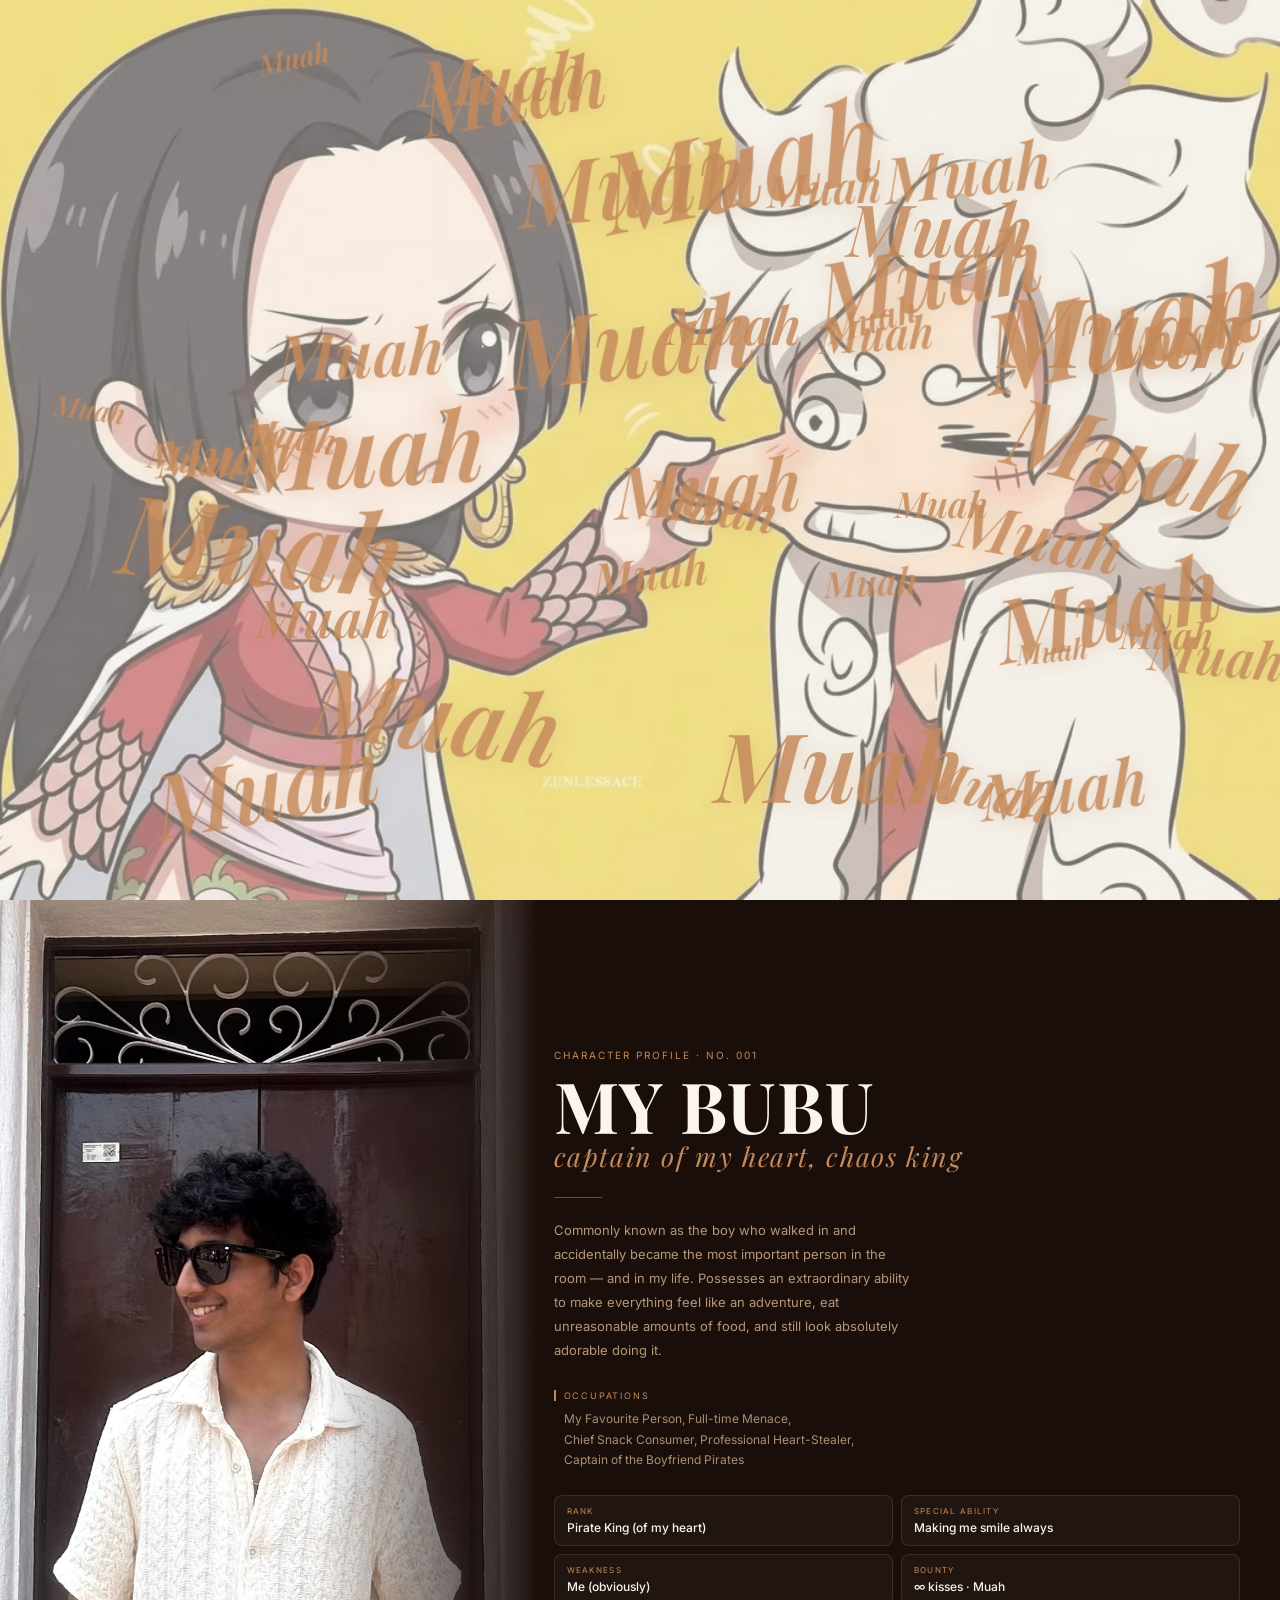
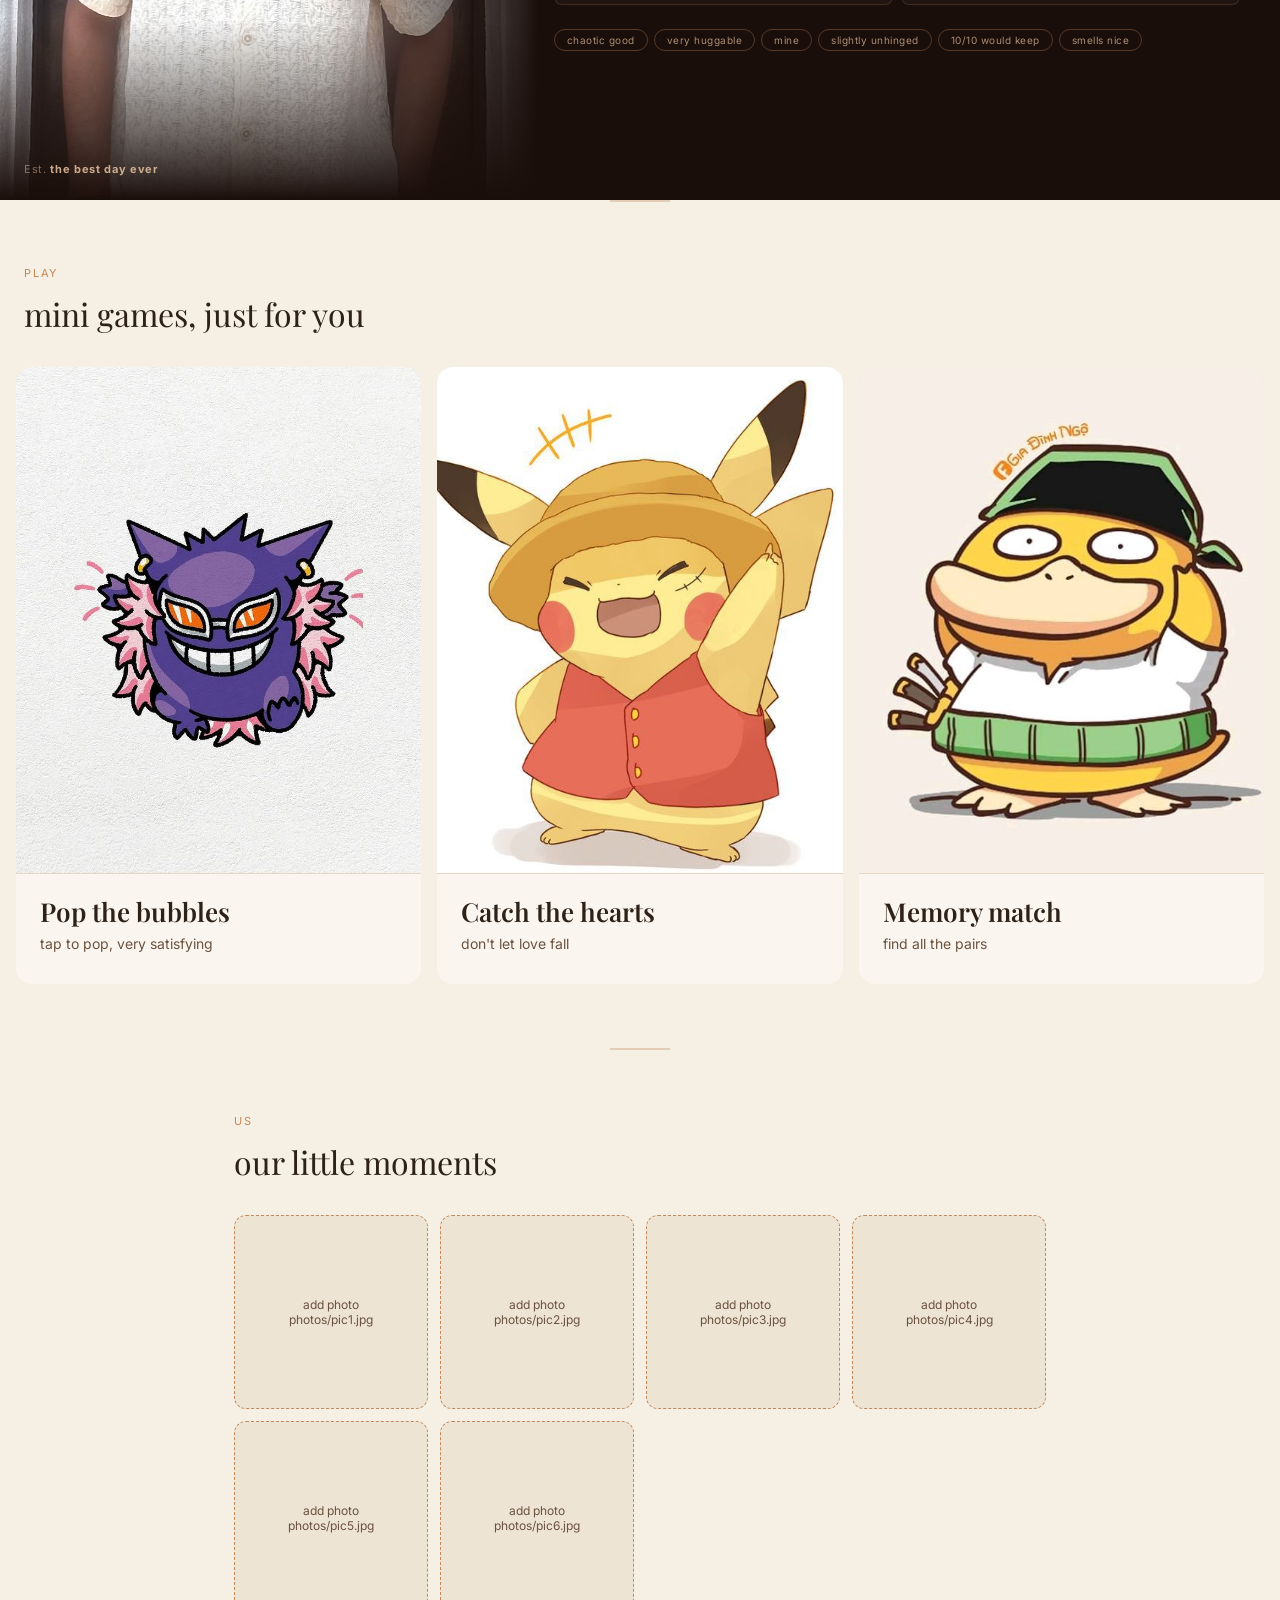
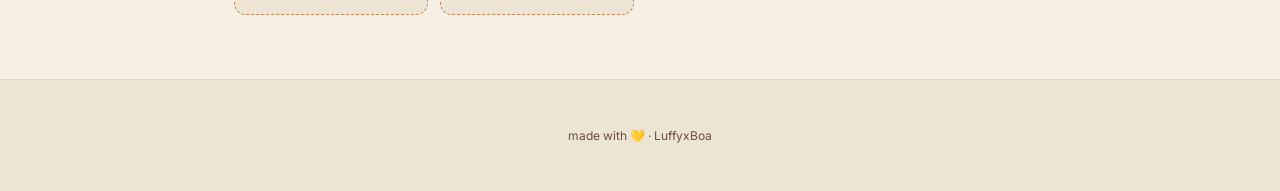
<file: index.html>
<!DOCTYPE html>
<html lang="en">
<head>
    <meta charset="UTF-8" />
    <meta name="viewport" content="width=device-width, initial-scale=1.0" />
    <title>LuffyxBoa</title>
    <link rel="stylesheet" href="css/style.css" />
    <style>
        body { overflow-x: hidden; }

        /* ---- HERO ---- */
        .hero {
            min-height: 100vh;
            display: flex;
            flex-direction: column;
            align-items: center;
            justify-content: center;
            text-align: center;
            padding: 3rem 1.5rem 2rem;
            position: relative;
            background: url('photos/luffyxboa.jpg') center/cover no-repeat;
        }
        .hero::before {
            content: '';
            position: absolute;
            inset: 0;
            background: rgba(245, 239, 228, 0.58);
            z-index: 0;
        }
        .hero > * { position: relative; z-index: 1; }
        .hero-eyebrow {
            font-size: 12px;
            letter-spacing: 0.14em;
            text-transform: uppercase;
            color: var(--caramel);
            margin-bottom: 1rem;
        }
        .hero-title {
            font-family: 'Playfair Display', serif;
            font-size: clamp(48px, 10vw, 88px);
            font-weight: 400;
            line-height: 1.05;
            color: var(--dark);
            margin-bottom: 1.25rem;
        }
        .hero-title em { font-style: italic; color: var(--caramel); }
        .hero-message {
            font-family: 'Playfair Display', serif;
            font-style: italic;
            font-size: 22px;
            color: var(--mid);
            margin-bottom: 2.5rem;
        }
        .scroll-hint {
            position: absolute;
            bottom: 2rem;
            font-size: 12px;
            color: var(--mid);
            letter-spacing: 0.08em;
            animation: bob 2s ease-in-out infinite;
        }
        @keyframes bob {
            0%, 100% { transform: translateY(0); }
            50% { transform: translateY(6px); }
        }

        /* ---- PROFILE ---- */
        .profile-section {
            background: #1a0e0a;
            min-height: 100vh;
            display: grid;
            grid-template-columns: 42% 1fr;
            position: relative;
            overflow: hidden;
        }

        /* left — full bleed image */
        .profile-img-col {
            position: relative;
            min-height: 100vh;
        }
        .profile-img-col img {
            width: 100%;
            height: 100%;
            object-fit: cover;
            object-position: top center;
            display: block;
        }
        .profile-img-placeholder {
            width: 100%;
            height: 100%;
            min-height: 100vh;
            background: #2E1A10;
            display: flex;
            align-items: center;
            justify-content: center;
            font-size: 13px;
            color: rgba(232,196,160,0.4);
            text-align: center;
            padding: 2rem;
            line-height: 2;
        }
        /* gradient fade from image into right panel */
        .profile-img-col::after {
            content: '';
            position: absolute;
            inset: 0;
            background: linear-gradient(to right, transparent 60%, #1a0e0a 100%),
            linear-gradient(to top, #1a0e0a 0%, transparent 20%);
        }

        /* series tag top-left */
        .profile-series {
            position: absolute;
            top: 2rem;
            left: 1.5rem;
            z-index: 2;
            writing-mode: vertical-rl;
            text-orientation: mixed;
            font-size: 11px;
            letter-spacing: 0.18em;
            color: rgba(196,137,90,0.7);
            text-transform: uppercase;
        }

        /* right — info panel */
        .profile-info-col {
            padding: 3rem 2.5rem 3rem 1rem;
            display: flex;
            flex-direction: column;
            justify-content: center;
            position: relative;
            z-index: 1;
        }

        .profile-vol {
            font-size: 10px;
            letter-spacing: 0.2em;
            text-transform: uppercase;
            color: var(--caramel);
            margin-bottom: 0.75rem;
        }

        .profile-name {
            font-family: 'Playfair Display', serif;
            font-size: clamp(42px, 5.5vw, 72px);
            font-weight: 700;
            line-height: 0.92;
            color: #FAF6EF;
            text-transform: uppercase;
            letter-spacing: 0.01em;
            margin-bottom: 0.5rem;
        }
        .profile-name em {
            display: block;
            font-style: italic;
            font-weight: 400;
            font-size: 0.38em;
            color: var(--caramel);
            letter-spacing: 0.06em;
            text-transform: none;
            margin-top: 6px;
        }

        .profile-rule {
            width: 48px;
            height: 1.5px;
            background: var(--caramel);
            opacity: 0.5;
            margin: 1.25rem 0;
        }

        .profile-bio {
            font-size: 13px;
            line-height: 1.85;
            color: rgba(232,196,160,0.75);
            margin-bottom: 1.75rem;
            max-width: 360px;
        }

        /* occupation block like the reference */
        .profile-block {
            margin-bottom: 1.5rem;
        }
        .profile-block-label {
            font-size: 9px;
            letter-spacing: 0.2em;
            text-transform: uppercase;
            color: var(--caramel);
            margin-bottom: 8px;
            border-left: 2px solid var(--caramel);
            padding-left: 8px;
        }
        .profile-block-content {
            font-size: 12px;
            color: rgba(232,196,160,0.7);
            line-height: 1.7;
            padding-left: 10px;
        }

        /* stat grid */
        .profile-stats {
            display: grid;
            grid-template-columns: 1fr 1fr;
            gap: 8px;
            margin-bottom: 1.5rem;
        }
        .profile-stat {
            background: rgba(255,255,255,0.03);
            border: 0.5px solid rgba(196,137,90,0.2);
            border-radius: 8px;
            padding: 10px 12px;
        }
        .profile-stat-label {
            font-size: 8px;
            letter-spacing: 0.16em;
            text-transform: uppercase;
            color: var(--caramel);
            margin-bottom: 4px;
        }
        .profile-stat-value { font-size: 12px; color: #FAF6EF; font-weight: 500; }

        /* tags */
        .profile-tags { display: flex; flex-wrap: wrap; gap: 6px; }
        .profile-tag {
            font-size: 10px;
            padding: 4px 12px;
            border-radius: 999px;
            border: 1px solid rgba(196,137,90,0.35);
            color: rgba(232,196,160,0.7);
            letter-spacing: 0.05em;
        }

        /* episode strip at bottom left of image */
        .profile-ep {
            position: absolute;
            bottom: 1.5rem;
            left: 1.5rem;
            z-index: 2;
            font-size: 11px;
            color: rgba(232,196,160,0.5);
            letter-spacing: 0.06em;
        }
        .profile-ep strong { color: rgba(232,196,160,0.85); }

        /* ---- SECTIONS ---- */
        .section { max-width: 860px; margin: 0 auto; padding: 4rem 1.5rem; }
        #games { max-width: 100%; padding: 4rem 0; }
        #games .section-label, #games .section-title { padding: 0 1.5rem; }
        .section-label {
            font-size: 11px;
            letter-spacing: 0.16em;
            text-transform: uppercase;
            color: var(--caramel);
            margin-bottom: 0.75rem;
        }
        .section-title {
            font-family: 'Playfair Display', serif;
            font-size: 32px;
            font-weight: 400;
            color: var(--dark);
            margin-bottom: 2rem;
        }

        /* ---- DIVIDER ---- */
        .divider { width: 60px; height: 1.5px; background: var(--caramel); margin: 0 auto; opacity: 0.35; }

        /* ---- GAMES GRID ---- */
        .games-grid { display: grid; grid-template-columns: repeat(3, 1fr); gap: 16px; padding: 0 16px; }
        .game-card {
            background: var(--light);
            border: none;
            border-radius: 16px;
            overflow: hidden;
            text-decoration: none;
            color: inherit;
            transition: transform 0.15s;
            display: block;
            position: relative;
        }
        .game-card:hover { transform: translateY(-4px); }
        .game-img {
            width: 100%;
            aspect-ratio: 4/5;
            overflow: hidden;
            background: var(--beige2);
        }
        .game-img img {
            width: 100%;
            height: 100%;
            object-fit: cover;
            object-position: top center;
            display: block;
            transition: transform 0.3s;
        }
        .game-card:hover .game-img img { transform: scale(1.04); }
        .game-card-body { padding: 1.25rem 1.5rem 2rem; border-top: 1px solid var(--beige3); }
        .game-card-name {
            font-family: 'Playfair Display', serif;
            font-size: 26px;
            font-weight: 600;
            color: var(--dark);
            margin-bottom: 6px;
        }
        .game-card-desc { font-size: 14px; color: var(--mid); }

        /* ---- PHOTOS ---- */
        .photos-grid { display: grid; grid-template-columns: repeat(auto-fill, minmax(180px, 1fr)); gap: 12px; }
        .photo-slot {
            aspect-ratio: 1;
            border-radius: 12px;
            overflow: hidden;
            background: var(--beige2);
            border: 1px dashed var(--caramel);
            display: flex;
            align-items: center;
            justify-content: center;
        }
        .photo-slot img { width: 100%; height: 100%; object-fit: cover; display: block; }
        .photo-placeholder { font-size: 12px; color: var(--mid); text-align: center; padding: 1rem; }

        /* ---- FOOTER ---- */
        footer {
            text-align: center;
            padding: 3rem 1rem;
            font-size: 12px;
            color: var(--mid);
            border-top: 1px solid var(--beige3);
            background: var(--beige2);
        }

        @media (max-width: 680px) {
            .profile-section { grid-template-columns: 1fr; }
            .profile-img-col { min-height: 60vw; max-height: 70vw; }
            .profile-img-col::after { background: linear-gradient(to bottom, transparent 60%, #1a0e0a 100%); }
            .profile-info-col { padding: 2rem 1.5rem; }
            .profile-series { display: none; }
        }
    </style>
</head>
<body>

<nav class="topbar">
    <a href="index.html" class="topbar-logo">Luffy<em>×</em>Boa</a>
    <div class="topbar-links">
        <a href="#profile">him</a>
        <a href="#games">games</a>
        <a href="#photos">photos</a>
    </div>
</nav>

<!-- HERO -->
<section class="hero">
    <p class="hero-eyebrow">cutu bubu</p>
    <h1 class="hero-title">Bubu<em>is</em>mine</h1>
    <p class="hero-message">Muah 💛</p>
    <a href="#profile" class="btn btn-primary">meet the captain ↓</a>
    <p class="scroll-hint">↓ scroll</p>
</section>

<!-- PROFILE -->
<section class="profile-section" id="profile">

    <!-- left: full bleed photo -->
    <div class="profile-img-col">
        <p class="profile-series">LuffyxBoa · Vol. 01</p>
        <img src="photos/him.jpg" alt="him" />
        <p class="profile-ep">Est. <strong>the best day ever</strong></p>
    </div>

    <!-- right: info -->
    <div class="profile-info-col">
        <p class="profile-vol">Character Profile · No. 001</p>
        <h2 class="profile-name">
            My Bubu
            <em>captain of my heart, chaos king</em>
        </h2>

        <div class="profile-rule"></div>

        <p class="profile-bio">
            Commonly known as the boy who walked in and accidentally became the most important person in the room — and in my life. Possesses an extraordinary ability to make everything feel like an adventure, eat unreasonable amounts of food, and still look absolutely adorable doing it.
        </p>

        <div class="profile-block">
            <p class="profile-block-label">Occupations</p>
            <p class="profile-block-content">
                My Favourite Person, Full-time Menace,<br/>
                Chief Snack Consumer, Professional Heart-Stealer,<br/>
                Captain of the Boyfriend Pirates
            </p>
        </div>

        <div class="profile-stats">
            <div class="profile-stat">
                <div class="profile-stat-label">rank</div>
                <div class="profile-stat-value">Pirate King (of my heart)</div>
            </div>
            <div class="profile-stat">
                <div class="profile-stat-label">special ability</div>
                <div class="profile-stat-value">Making me smile always</div>
            </div>
            <div class="profile-stat">
                <div class="profile-stat-label">weakness</div>
                <div class="profile-stat-value">Me (obviously)</div>
            </div>
            <div class="profile-stat">
                <div class="profile-stat-label">bounty</div>
                <div class="profile-stat-value">∞ kisses · Muah</div>
            </div>
        </div>

        <div class="profile-tags">
            <span class="profile-tag">chaotic good</span>
            <span class="profile-tag">very huggable</span>
            <span class="profile-tag">mine</span>
            <span class="profile-tag">slightly unhinged</span>
            <span class="profile-tag">10/10 would keep</span>
            <span class="profile-tag">smells nice</span>
        </div>
    </div>
</section>

<div class="divider"></div>

<!-- GAMES -->
<section class="section" id="games">
    <p class="section-label">play</p>
    <h2 class="section-title">mini games, just for you</h2>
    <div class="games-grid">
        <a href="games/bubbles.html" class="game-card">
            <div class="game-img"><img src="photos/gengar.jpeg" alt="gengar" /></div>
            <div class="game-card-body">
                <div class="game-card-name">Pop the bubbles</div>
                <div class="game-card-desc">tap to pop, very satisfying</div>
            </div>
        </a>
        <a href="games/hearts.html" class="game-card">
            <div class="game-img"><img src="photos/pikachu.jpeg" alt="pikachu" /></div>
            <div class="game-card-body">
                <div class="game-card-name">Catch the hearts</div>
                <div class="game-card-desc">don't let love fall</div>
            </div>
        </a>
        <a href="games/memory.html" class="game-card">
            <div class="game-img"><img src="photos/psyduck.jpeg" alt="psyduck" /></div>
            <div class="game-card-body">
                <div class="game-card-name">Memory match</div>
                <div class="game-card-desc">find all the pairs</div>
            </div>
        </a>
    </div>
</section>

<div class="divider"></div>

<!-- PHOTOS -->
<section class="section" id="photos">
    <p class="section-label">us</p>
    <h2 class="section-title">our little moments</h2>
    <div class="photos-grid" id="photos-grid">
        <div class="photo-slot"><p class="photo-placeholder">add photo<br/>photos/pic1.jpg</p></div>
        <div class="photo-slot"><p class="photo-placeholder">add photo<br/>photos/pic2.jpg</p></div>
        <div class="photo-slot"><p class="photo-placeholder">add photo<br/>photos/pic3.jpg</p></div>
        <div class="photo-slot"><p class="photo-placeholder">add photo<br/>photos/pic4.jpg</p></div>
        <div class="photo-slot"><p class="photo-placeholder">add photo<br/>photos/pic5.jpg</p></div>
        <div class="photo-slot"><p class="photo-placeholder">add photo<br/>photos/pic6.jpg</p></div>
    </div>
</section>

<footer>made with 💛 · LuffyxBoa</footer>

<!-- SPLASH SCREEN -->
<div id="splash">
    <div id="splash-muahs"></div>
</div>

<style>
    #splash {
        position: fixed;
        inset: 0;
        z-index: 9999;
        background: url('photos/luffyxboa.jpg') center/cover no-repeat;
        overflow: hidden;
        display: flex;
        align-items: center;
        justify-content: center;
    }
    #splash::before {
        content: '';
        position: absolute;
        inset: 0;
        background: rgba(245, 239, 228, 0.45);
        z-index: 0;
    }
    #splash-muahs {
        position: absolute;
        inset: 0;
        z-index: 1;
        pointer-events: none;
    }
    .muah-word {
        position: absolute;
        font-family: 'Playfair Display', serif;
        font-style: italic;
        font-weight: 600;
        color: var(--caramel);
        opacity: 0;
        transform: scale(0.3);
        animation: muah-pop 0.6s ease-out forwards;
        white-space: nowrap;
        text-shadow: 0 2px 20px rgba(196,137,90,0.3);
    }
    @keyframes muah-pop {
        0%   { opacity: 0; transform: scale(0.2) rotate(var(--r)); }
        50%  { opacity: 1; transform: scale(1.1) rotate(var(--r)); }
        100% { opacity: 0.85; transform: scale(1) rotate(var(--r)); }
    }
    #splash.fade-out {
        animation: splash-fade 0.8s ease-out forwards;
    }
    @keyframes splash-fade {
        0%   { opacity: 1; }
        100% { opacity: 0; pointer-events: none; }
    }
</style>

<script>
    const sizes = [28, 36, 44, 52, 64, 72, 88, 96, 110];
    const rotations = [-15, -10, -6, 0, 5, 10, 14, -3, 8, -12];
    const container = document.getElementById('splash-muahs');

    function spawnMuah() {
        const el = document.createElement('span');
        el.className = 'muah-word';
        el.textContent = 'Muah';
        const size = sizes[Math.floor(Math.random() * sizes.length)];
        const rot = rotations[Math.floor(Math.random() * rotations.length)];
        el.style.fontSize = size + 'px';
        el.style.setProperty('--r', rot + 'deg');
        el.style.left = (Math.random() * 90) + '%';
        el.style.top  = (Math.random() * 88) + '%';
        el.style.animationDelay = (Math.random() * 0.3) + 's';
        container.appendChild(el);
    }

    // spawn wave of muahs
    let spawned = 0;
    const spawnInterval = setInterval(() => {
        for (let i = 0; i < 4; i++) spawnMuah();
        spawned += 4;
        if (spawned >= 40) clearInterval(spawnInterval);
    }, 120);

    // fade out splash after 2.8s
    setTimeout(() => {
        document.getElementById('splash').classList.add('fade-out');
        setTimeout(() => {
            document.getElementById('splash').style.display = 'none';
        }, 800);
    }, 2800);
</script>

</body>
</html>
</file>
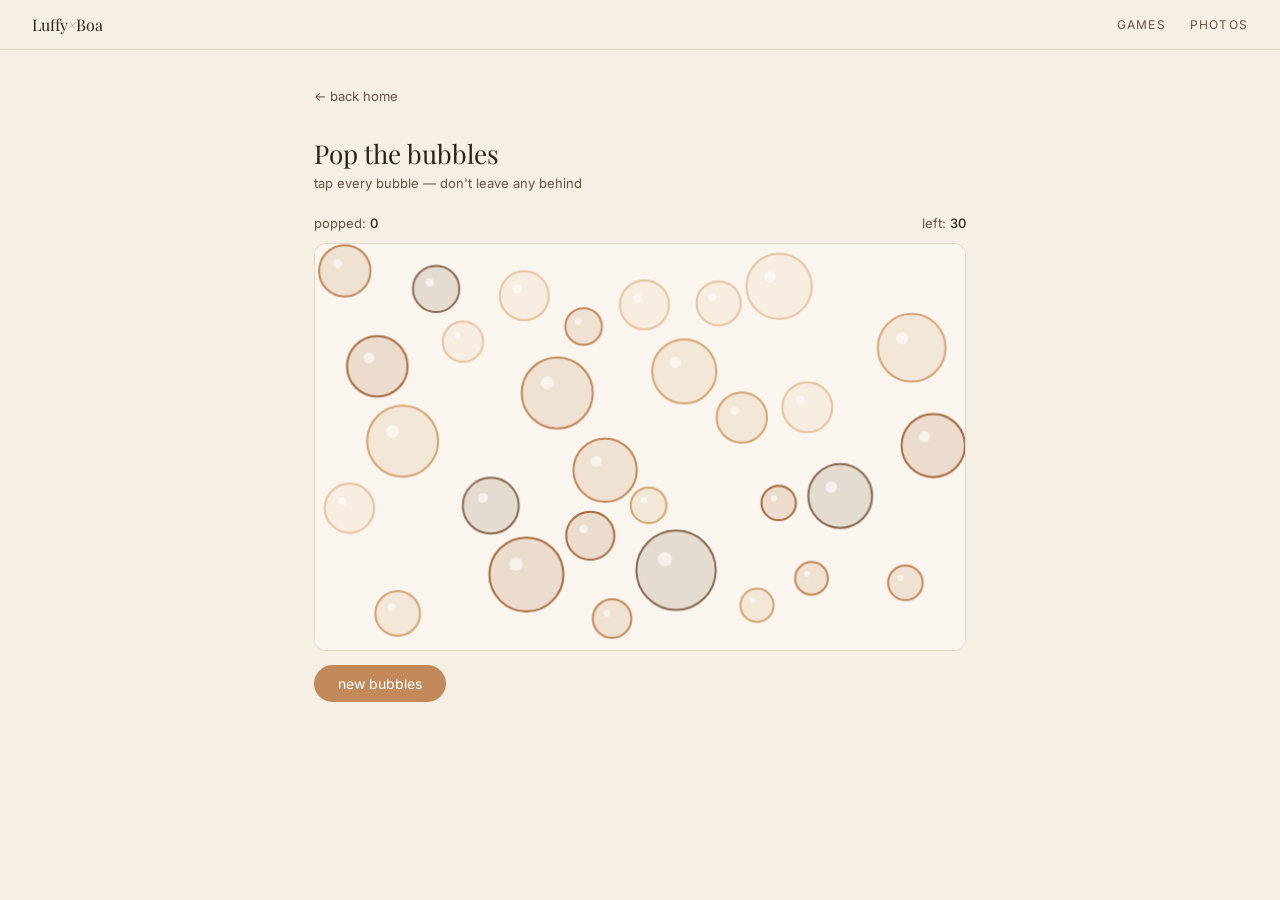
<file: games/bubbles.html>
<!DOCTYPE html>
<html lang="en">
<head>
    <meta charset="UTF-8" />
    <meta name="viewport" content="width=device-width, initial-scale=1.0" />
    <title>Pop the Bubbles · LuffyxBoa</title>
    <link rel="stylesheet" href="../css/style.css" />
</head>
<body>
<nav class="topbar">
    <a href="../index.html" class="topbar-logo">Luffy<em>×</em>Boa</a>
    <div class="topbar-links">
        <a href="../index.html#games">games</a>
        <a href="../index.html#photos">photos</a>
    </div>
</nav>

<div class="game-page">
    <a href="../index.html" class="back-link">← back home</a>
    <h1>Pop the bubbles</h1>
    <p class="tagline">tap every bubble — don't leave any behind</p>

    <div class="score-bar">
        <div>popped: <span id="score">0</span></div>
        <div>left: <span id="remaining">0</span></div>
    </div>

    <canvas id="canvas" width="640" height="400"></canvas>

    <div class="btn-row">
        <button class="btn btn-primary" onclick="init()">new bubbles</button>
    </div>
</div>

<script>
    const canvas = document.getElementById('canvas');
    const ctx = canvas.getContext('2d');
    let bubbles = [], score = 0;
    const colors = ['#C4895A','#A86D40','#D4A574','#8B6A4F','#E8C4A0','#6B5240'];

    function init() {
        score = 0;
        document.getElementById('score').textContent = 0;
        bubbles = [];
        for (let i = 0; i < 30; i++) {
            const r = 16 + Math.random() * 24;
            let x, y, ok, tries = 0;
            do {
                x = r + Math.random() * (canvas.width - 2 * r);
                y = r + Math.random() * (canvas.height - 2 * r);
                ok = bubbles.every(b => Math.hypot(b.x - x, b.y - y) > b.r + r + 4);
                tries++;
            } while (!ok && tries < 60);
            bubbles.push({ x, y, r, color: colors[Math.floor(Math.random() * colors.length)], alive: true });
        }
        document.getElementById('remaining').textContent = bubbles.length;
        draw();
    }

    function draw() {
        ctx.clearRect(0, 0, canvas.width, canvas.height);
        ctx.fillStyle = '#FAF6EF';
        ctx.fillRect(0, 0, canvas.width, canvas.height);
        bubbles.forEach(b => {
            if (!b.alive) return;
            ctx.beginPath();
            ctx.arc(b.x, b.y, b.r, 0, Math.PI * 2);
            ctx.fillStyle = b.color + '30';
            ctx.fill();
            ctx.strokeStyle = b.color;
            ctx.lineWidth = 2;
            ctx.stroke();
            ctx.beginPath();
            ctx.arc(b.x - b.r * 0.28, b.y - b.r * 0.28, b.r * 0.18, 0, Math.PI * 2);
            ctx.fillStyle = 'rgba(255,255,255,0.6)';
            ctx.fill();
        });
    }

    function pop(b) {
        b.alive = false;
        score++;
        document.getElementById('score').textContent = score;
        document.getElementById('remaining').textContent = bubbles.filter(x => x.alive).length;
        let frame = 0;
        const anim = setInterval(() => {
            draw();
            ctx.save();
            ctx.globalAlpha = 1 - frame / 10;
            ctx.strokeStyle = b.color;
            ctx.lineWidth = 1.5;
            for (let i = 0; i < 7; i++) {
                const a = (i / 7) * Math.PI * 2;
                const d = b.r * (1.2 + frame * 0.25);
                ctx.beginPath();
                ctx.moveTo(b.x + Math.cos(a) * b.r * 0.5, b.y + Math.sin(a) * b.r * 0.5);
                ctx.lineTo(b.x + Math.cos(a) * d, b.y + Math.sin(a) * d);
                ctx.stroke();
            }
            ctx.restore();
            if (++frame > 10) clearInterval(anim);
        }, 35);
    }

    canvas.addEventListener('click', e => {
        const rect = canvas.getBoundingClientRect();
        const sx = canvas.width / rect.width, sy = canvas.height / rect.height;
        const mx = (e.clientX - rect.left) * sx, my = (e.clientY - rect.top) * sy;
        bubbles.forEach(b => { if (b.alive && Math.hypot(b.x - mx, b.y - my) < b.r) pop(b); });
    });

    canvas.addEventListener('touchstart', e => {
        e.preventDefault();
        const rect = canvas.getBoundingClientRect();
        const sx = canvas.width / rect.width, sy = canvas.height / rect.height;
        Array.from(e.touches).forEach(t => {
            const mx = (t.clientX - rect.left) * sx, my = (t.clientY - rect.top) * sy;
            bubbles.forEach(b => { if (b.alive && Math.hypot(b.x - mx, b.y - my) < b.r) pop(b); });
        });
    });

    init();
</script>
</body>
</html>
</file>
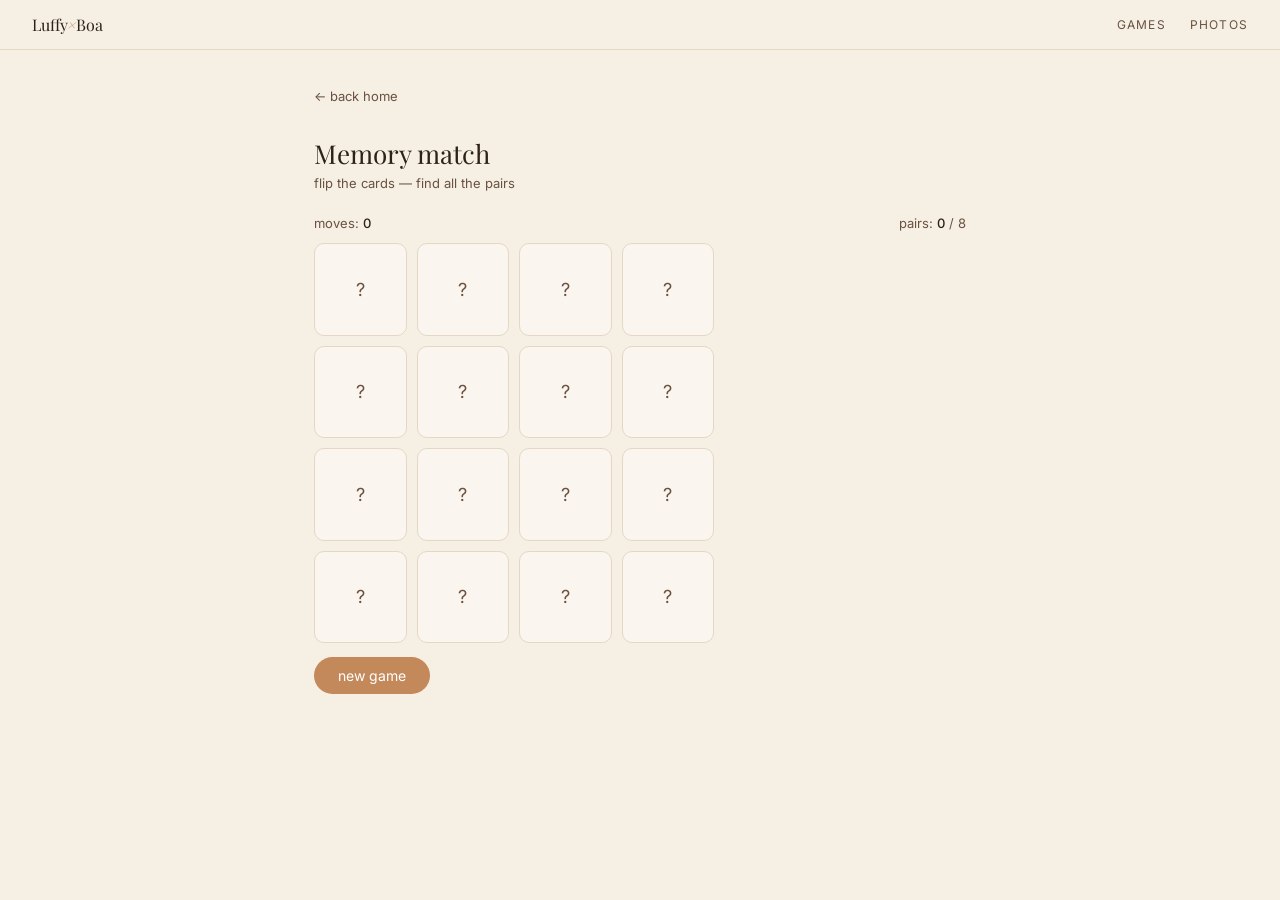
<file: games/memory.html>
<!DOCTYPE html>
<html lang="en">
<head>
    <meta charset="UTF-8" />
    <meta name="viewport" content="width=device-width, initial-scale=1.0" />
    <title>Memory Match · LuffyxBoa</title>
    <link rel="stylesheet" href="../css/style.css" />
</head>
<body>
<nav class="topbar">
    <a href="../index.html" class="topbar-logo">Luffy<em>×</em>Boa</a>
    <div class="topbar-links">
        <a href="../index.html#games">games</a>
        <a href="../index.html#photos">photos</a>
    </div>
</nav>

<div class="game-page">
    <a href="../index.html" class="back-link">← back home</a>
    <h1>Memory match</h1>
    <p class="tagline">flip the cards — find all the pairs</p>

    <div class="score-bar">
        <div>moves: <span id="moves">0</span></div>
        <div>pairs: <span id="pairs">0</span> / 8</div>
    </div>

    <div class="memory-grid" id="grid"></div>

    <div id="congrats" style="display:none">
        <p class="congrats">you got them all! 🎉</p>
    </div>

    <div class="btn-row">
        <button class="btn btn-primary" onclick="init()">new game</button>
    </div>
</div>

<script>
    const emojis = ['🌸','⭐','🍀','🦋','🌈','🎈','🍭','🎵'];
    let state = [], flipped = [], moves = 0, pairs = 0, locked = false;

    function init() {
        moves = 0; pairs = 0; flipped = []; locked = false;
        document.getElementById('moves').textContent = 0;
        document.getElementById('pairs').textContent = 0;
        document.getElementById('congrats').style.display = 'none';

        const deck = [...emojis, ...emojis].sort(() => Math.random() - 0.5);
        state = deck.map((e, i) => ({ id: i, emoji: e, flipped: false, matched: false }));

        const grid = document.getElementById('grid');
        grid.innerHTML = '';
        state.forEach(c => {
            const el = document.createElement('div');
            el.className = 'mem-card';
            el.dataset.id = c.id;
            el.innerHTML = '<span class="mem-back">?</span>';
            el.addEventListener('click', () => flip(c.id));
            grid.appendChild(el);
        });
    }

    function flip(id) {
        if (locked) return;
        const card = state[id];
        if (card.flipped || card.matched) return;
        card.flipped = true;
        const el = document.querySelector(`[data-id="${id}"]`);
        el.textContent = card.emoji;
        el.classList.add('flipped');
        flipped.push(id);

        if (flipped.length === 2) {
            locked = true;
            moves++;
            document.getElementById('moves').textContent = moves;
            const [a, b] = flipped;
            if (state[a].emoji === state[b].emoji) {
                state[a].matched = state[b].matched = true;
                document.querySelector(`[data-id="${a}"]`).classList.replace('flipped', 'matched');
                document.querySelector(`[data-id="${b}"]`).classList.replace('flipped', 'matched');
                pairs++;
                document.getElementById('pairs').textContent = pairs;
                flipped = []; locked = false;
                if (pairs === 8) document.getElementById('congrats').style.display = 'block';
            } else {
                setTimeout(() => {
                    [a, b].forEach(id => {
                        state[id].flipped = false;
                        const el = document.querySelector(`[data-id="${id}"]`);
                        el.innerHTML = '<span class="mem-back">?</span>';
                        el.classList.remove('flipped');
                    });
                    flipped = []; locked = false;
                }, 850);
            }
        }
    }

    init();
</script>
</body>
</html>
</file>
<file: css/style.css>
@import url('https://fonts.googleapis.com/css2?family=Playfair+Display:ital,wght@0,400;0,600;1,400&family=Inter:wght@300;400;500&display=swap');

*, *::before, *::after { box-sizing: border-box; margin: 0; padding: 0; }

:root {
    --beige:    #F5EFE4;
    --beige2:   #EDE4D4;
    --beige3:   #E4D8C4;
    --caramel:  #C4895A;
    --caramel2: #A86D40;
    --dark:     #2E2218;
    --mid:      #6B5240;
    --light:    #FAF6EF;
    --white:    #FFFFFF;
}

html { scroll-behavior: smooth; }

body {
    font-family: 'Inter', sans-serif;
    background: var(--beige);
    color: var(--dark);
    min-height: 100vh;
}

/* ---- NAV BAR ---- */
.topbar {
    position: fixed;
    top: 0; left: 0; right: 0;
    z-index: 100;
    display: flex;
    align-items: center;
    justify-content: space-between;
    padding: 14px 2rem;
    background: rgba(245, 239, 228, 0.85);
    backdrop-filter: blur(8px);
    border-bottom: 1px solid var(--beige3);
}
.topbar-logo {
    font-family: 'Playfair Display', serif;
    font-size: 16px;
    color: var(--dark);
    text-decoration: none;
}
.topbar-logo em { font-style: italic; color: var(--caramel); }
.topbar-links { display: flex; gap: 1.5rem; }
.topbar-links a {
    font-size: 12px;
    letter-spacing: 0.1em;
    text-transform: uppercase;
    color: var(--mid);
    text-decoration: none;
    transition: color 0.2s;
}
.topbar-links a:hover { color: var(--caramel); }

/* ---- BACK BUTTON ---- */
.back-link {
    display: inline-flex;
    align-items: center;
    gap: 6px;
    font-size: 13px;
    color: var(--mid);
    text-decoration: none;
    padding: 8px 0;
    margin-bottom: 1.5rem;
    transition: color 0.2s;
}
.back-link:hover { color: var(--caramel); }

/* ---- GAME PAGE WRAPPER ---- */
.game-page {
    max-width: 700px;
    margin: 0 auto;
    padding: 2rem 1.5rem;
    padding-top: 5rem;
}

.game-page h1 {
    font-family: 'Playfair Display', serif;
    font-size: 26px;
    font-weight: 400;
    color: var(--dark);
    margin-bottom: 0.25rem;
}

.game-page .tagline {
    font-size: 13px;
    color: var(--mid);
    margin-bottom: 1.5rem;
}

/* ---- SCORE BAR ---- */
.score-bar {
    display: flex;
    justify-content: space-between;
    margin-bottom: 12px;
    font-size: 13px;
    color: var(--mid);
}
.score-bar span { font-weight: 500; color: var(--dark); }

/* ---- CANVAS ---- */
canvas {
    display: block;
    width: 100%;
    border-radius: 12px;
    border: 1px solid var(--beige3);
    background: var(--light);
    cursor: crosshair;
    touch-action: none;
}

/* ---- BUTTONS ---- */
.btn {
    display: inline-block;
    padding: 10px 24px;
    border-radius: 999px;
    font-size: 14px;
    font-family: 'Inter', sans-serif;
    cursor: pointer;
    transition: all 0.15s;
    border: none;
}
.btn-primary {
    background: var(--caramel);
    color: var(--white);
}
.btn-primary:hover { background: var(--caramel2); }
.btn-outline {
    background: transparent;
    color: var(--caramel);
    border: 1.5px solid var(--caramel);
}
.btn-outline:hover { background: var(--beige2); }

.btn-row {
    display: flex;
    gap: 10px;
    margin-top: 14px;
    flex-wrap: wrap;
}

/* ---- MEMORY GRID ---- */
.memory-grid {
    display: grid;
    grid-template-columns: repeat(4, 1fr);
    gap: 10px;
    max-width: 400px;
}
.mem-card {
    aspect-ratio: 1;
    background: var(--light);
    border: 1.5px solid var(--beige3);
    border-radius: 10px;
    cursor: pointer;
    font-size: 30px;
    display: flex;
    align-items: center;
    justify-content: center;
    transition: transform 0.15s;
    user-select: none;
}
.mem-card:hover { transform: scale(1.05); }
.mem-card.flipped { background: #FBF0E5; border-color: var(--caramel); }
.mem-card.matched { background: #EDE4D4; border-color: var(--caramel2); pointer-events: none; }
.mem-back { font-size: 18px; color: var(--mid); }

.congrats {
    font-family: 'Playfair Display', serif;
    font-size: 20px;
    color: var(--caramel);
    margin-top: 1rem;
}
</file>
